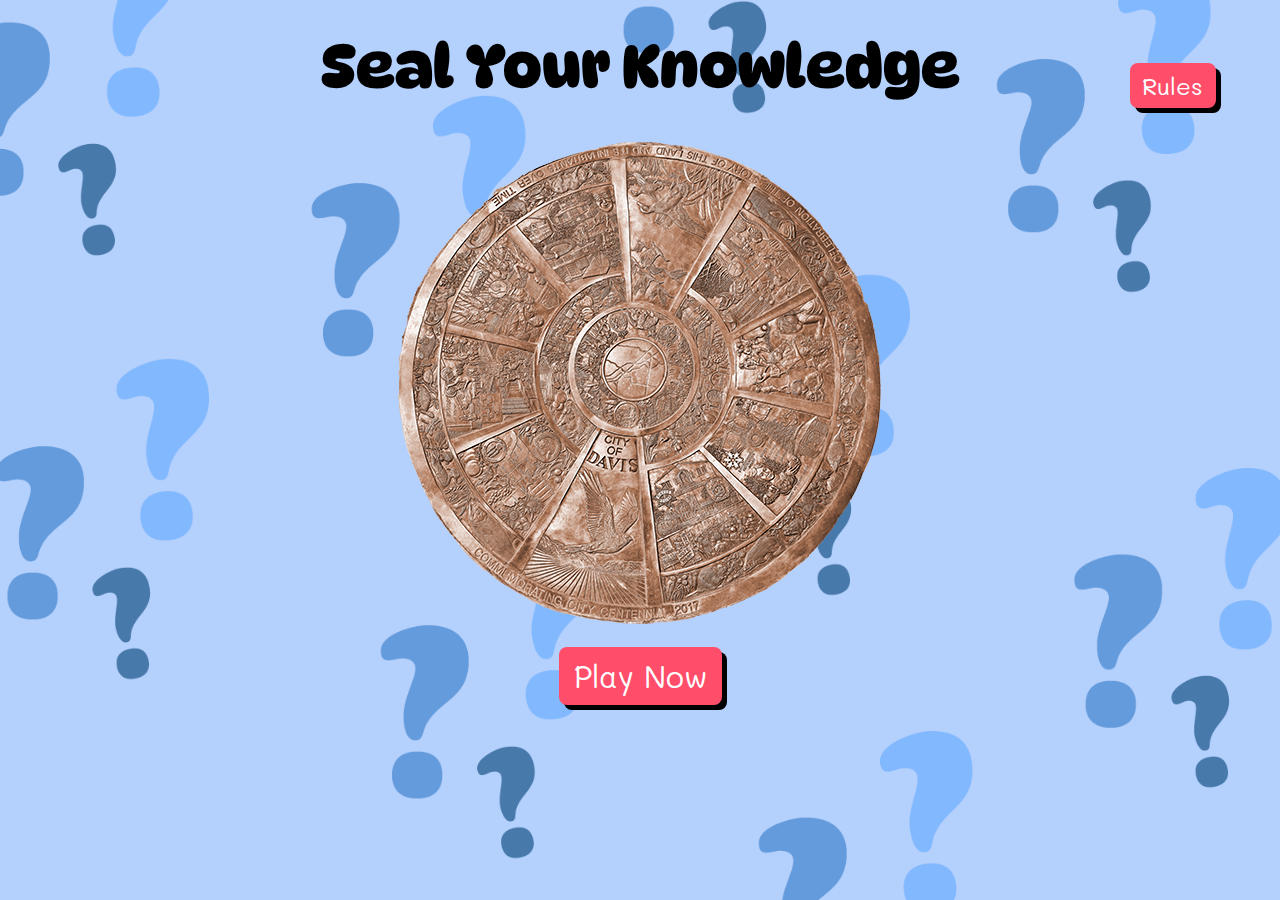
<file: index.html>
<!DOCTYPE html>
<html lang="en">
<head>
    <meta charset="UTF-8">
    <meta http-equiv="X-UA-Compatible" content="IE=edge">
    <meta name="viewport" content="width=device-width, initial-scale=1.0">
    
    <!-- font -->
    <link rel="preconnect" href="https://fonts.googleapis.com">
    <link rel="preconnect" href="https://fonts.gstatic.com" crossorigin>
    <link href="https://fonts.googleapis.com/css2?family=DynaPuff:wght@400;600&family=Mali:wght@300;400;500;700&display=swap" rel="stylesheet">

    <!-- icons from font awesome-->
    <link rel="stylesheet" href="https://cdnjs.cloudflare.com/ajax/libs/font-awesome/6.0.0-beta3/css/all.min.css">
   
    <!-- stylesheet -->
    <link href="styles.css" rel="stylesheet">
    <link href="begingame.css" rel="stylesheet">

    <!-- javascript file -->
    <script src="script.js" defer></script>
    
    <title>Seal Your Knowledge!</title>
</head>

<body>
<!-- — — — — — — — — — — — — — OVERLAY BEGIN — — — — — — — — — — — — — -->
<!-- change OVERLAY to FULL PAGE -->
    <section id="rules" class="hidden">
        <section id="rulesContent">
            <h2>Here are the rules for Seal Your Knowledge!</h2>
            <p>The first team to return to the base wins the game!</p>
            <h4>Basic Rules of the Game</h4>
            <ol>
                <li>Select a topic for pre-made question set</li>
                <li>Generate 4 team names (make sure to have all four teams generated!)</li>
                <li>Roll the dice to generate numbers between 1-6</li>
                <li>Solve the question displayed at the center of the game board</li>
                <li>If you answer correctly, the movers will move as the number you rolled. However, if the question is incorrect then the movers will not move forward.</li>
            </ol>

            <h4>General Rules!</h4>
            <ol>
                <li>Raise your hand before shouting the answer!</li>
                <li>Be understanding even if your team member gets the question wrong</li>
                <li>This is a team play! Make sure to talk with your teammates first before answering the question</li>
            </ol>
            <button class="closeRule">close</button>
        </section>
    </section>

<!-- — — — — — — — — — — — — — OVERLAY END — — — — — — — — — — — — — -->

<!-- — — — — — — — — — — — — — landing page html BEGIN — — — — — — — — — — — — — -->
    <section class="home">

        <section id="ruleSection">
            <button class="ruleBtn">Rules</button>
        </section>
        <section id="centerContent">
            <h1>Seal Your Knowledge</h1>
            <img src="images/seal.png" alt="centennial seal image">
        </section>
        <button id="playNow">Play Now</button>
        
    </section>
<!-- — — — — — — — — — — — — — landing page html END — — — — — — — — — — — — — -->

<!-- — — — — — — — — — — — — — select team names BEGIN — — — — — — — — — — — — — — -->
    <section class="teamSelect sectionStyle hidden">
        <i id="backBegin" class="fa-solid fa-arrow-left"></i>
        <section id="fillNames">
            <h1>Let's see who's playing!</h1>

            <form id="groupBtn">
                <h3>Enter Your Team Names</h3>
                <section id="formOne">
                    <label>Team 1:</label>
                    <input type="text" class="teamname" placeholder="   team 1" required>
                    <section class="color-square square-1"></section>
                </section>
                <section id="formTwo">
                    <label>Team 2:</label>
                    <input type="text" class="teamname" placeholder="   team 2" required>
                    <section class="color-square square-2"></section>
                </section>
                <section id="formThree">
                    <label>Team 3:</label>
                    <input type="text" class="teamname" placeholder="   team 3" required>
                    <section class="color-square square-3"></section>
                </section>
                <section id="formFour">
                    <label>Team 4:</label>
                    <input type="text" class="teamname" placeholder="   team 4" required>
                    <section class="color-square square-4"></section>
                </section>
            </form>
            <input type="submit" id="startBtn" value="Start Game">
        </section>

        <section id="teamname-warning-container">
            <section id="teamname-warning">
                Please enter all 4 teamnames to begin
                <button id="closeWarning">Got It</button>
            </section>
        </section>

    </section>

<!-- — — — — — — — — — — — — — select team names END — — — — — — — — — — — — — — — — -->


</body>
</html>
</file>
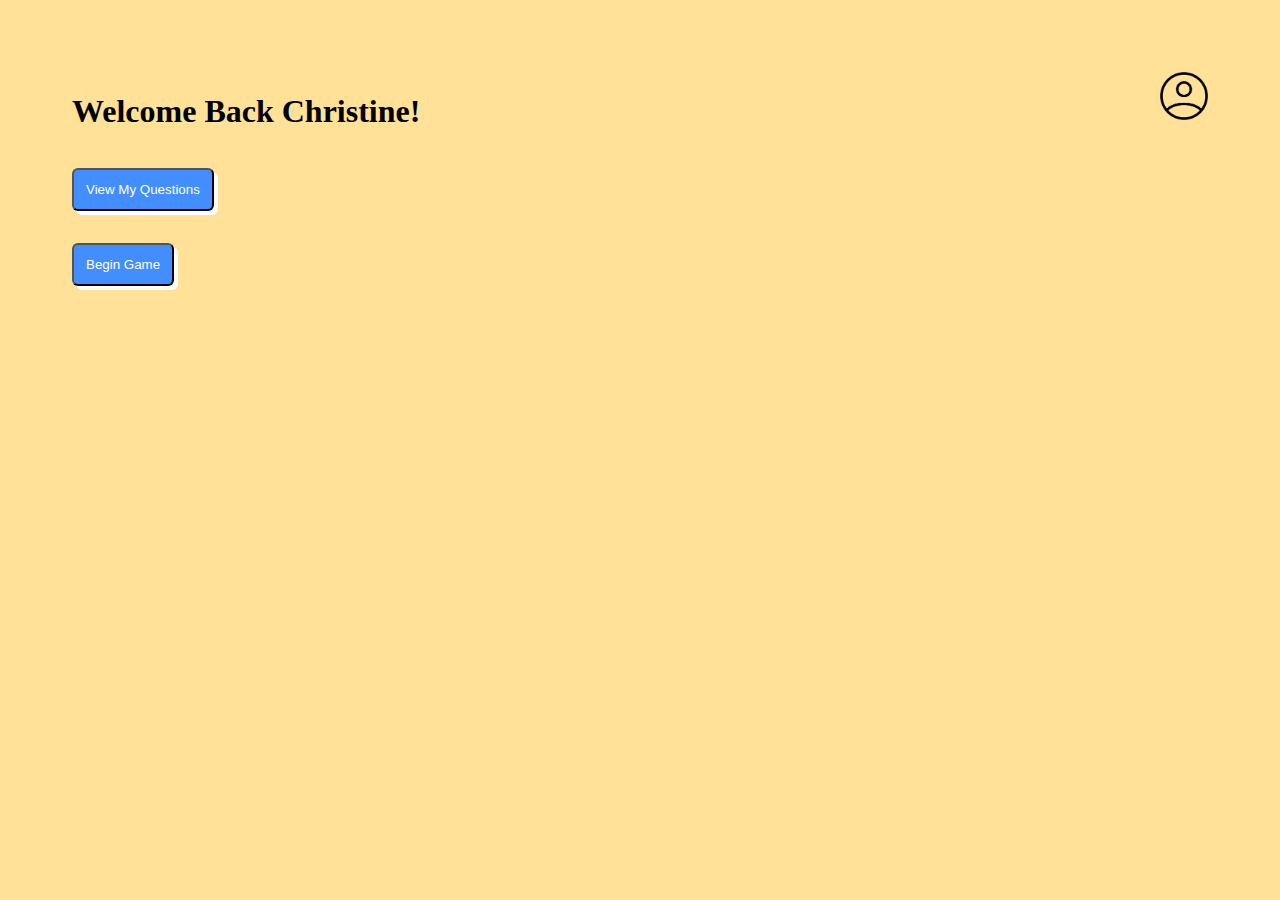
<file: welcome-back/index.html>
<!DOCTYPE html>
<html lang="en">
<head>
    <meta charset="UTF-8">
    <meta http-equiv="X-UA-Compatible" content="IE=edge">
    <meta name="viewport" content="width=device-width, initial-scale=1.0">
    <title>Welcome</title>
    <link href="styles.css" rel="stylesheet" >
</head>
<body>
    <div class="container">
        <h1>Welcome Back Christine!</h1>
        <img src="./profile.png"/>
        <div class="button-container">
            <button class="shadow-button">View My Questions</button>
            <button class="shadow-button">Begin Game</button>
        </div>    
    </div>
</body>
</html>
</file>
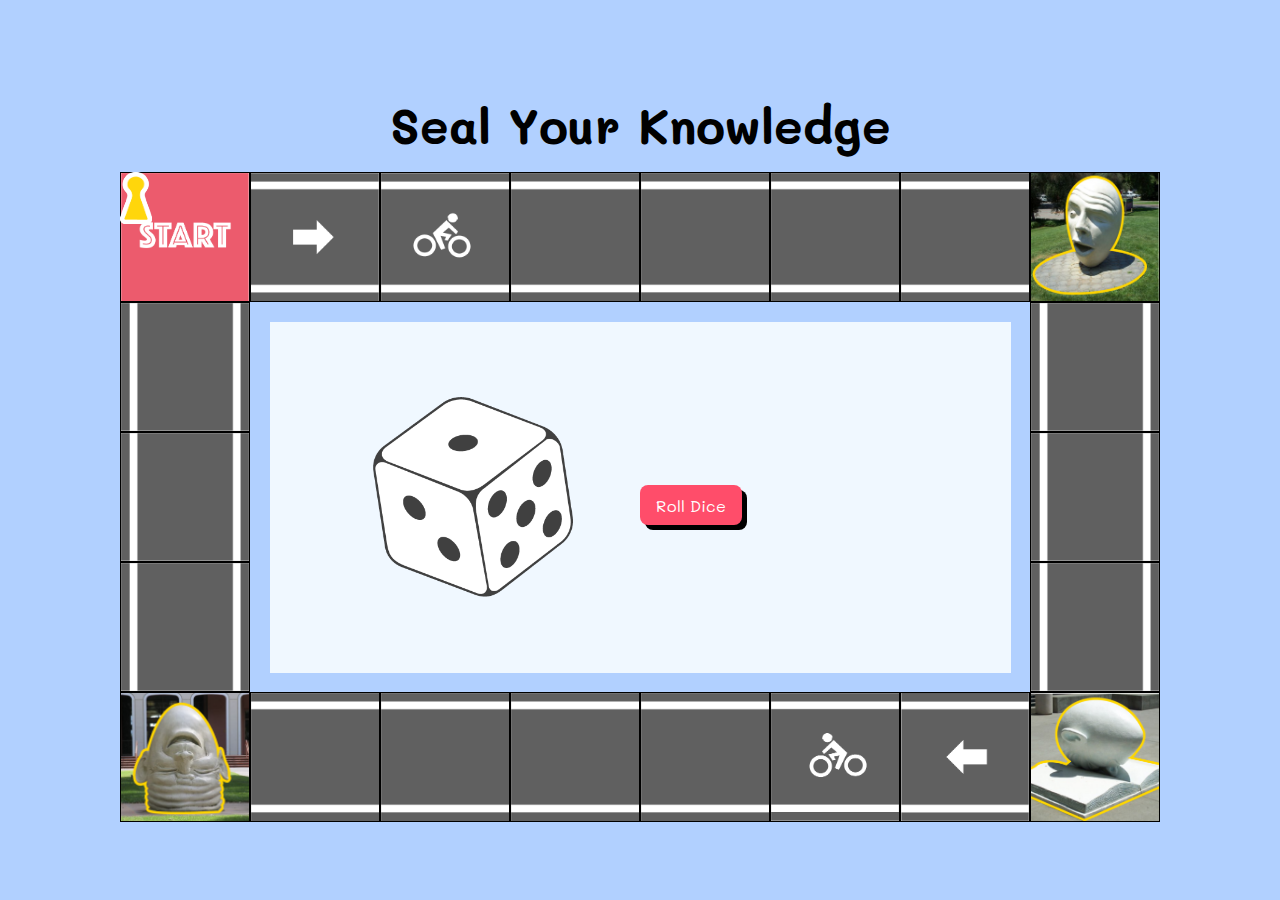
<file: board/board.html>
<!DOCTYPE html>
<html lang="en">
<head>
    <meta charset="UTF-8">
    <meta http-equiv="X-UA-Compatible" content="IE=edge">
    <meta name="viewport" content="width=device-width, initial-scale=1.0">
    
    <!-- font -->
    <link rel="preconnect" href="https://fonts.googleapis.com">
    <link rel="preconnect" href="https://fonts.gstatic.com" crossorigin>
    <link href="https://fonts.googleapis.com/css2?family=Gluten:wght@300;400;700&family=Mali:wght@300;500;700&display=swap" rel="stylesheet">


    <!-- icons from font awesome-->
    <link rel="stylesheet" href="https://cdnjs.cloudflare.com/ajax/libs/font-awesome/6.0.0-beta3/css/all.min.css">
   
    <!-- stylesheet -->
    <link href="./board.css" rel="stylesheet">
    <script src="./board.js" defer></script>

    <title>Seal Your Knowledge!</title>
</head>

<body>
    <section class="game-container">
        <h1>Seal Your Knowledge</h1>
        <section class="board-container ">
            <img class="mover-img" src="../images/mover1.png" alt="mover-img">
            <img class="mover-img" src="../images/mover2.png" alt="mover-img">
            <img class="mover-img" src="../images/mover3.png" alt="mover-img">
            <img class="mover-img" src="../images/mover4.png" alt="mover-img">

            <!-- First Row -->
            <section id="upper-row" class="row"></section>

            <!-- Middle Rows-->
            <section class="middle-container">
                <!-- First Column -->
                <section id="left-column" class="column"></section>

                <!-- Middle Display Area -->
                <section class="middle-area">
                    <section class="play-container">

                        <section class="dice-container">
                            <section class="dice-img-container">
                                <img class="dice-img" src="../images/dice.png" alt="dice-img" width="200" height="200">
                            </section>
                            <section class="roll-container">
                                <p class="turn-display"></p>
                                <button id="rollBtn">Roll Dice</button>
                            </section>
                            
                            
                        </section>
                        <section class="question-container hidden">

                        </section>
                        <section class="status-container hidden">
                            <section class="status-header">
                                <h2 class="status-header-text"></h2>
                            </section>
                            <section class="answer-container">
                                <h2 class="answer-alert"></h2>
                                <p class="answer-display"> <span class="answer-result"></span></p>
                                <button id="nextTeamBtn">Next Team</button>
                            </section>
                        </section>
                    </section>
                </section>

                <!-- Last Column -->
                <section id="right-column" class="column"></section>
            </section>

            <!-- Last Row -->
            <section id="lower-row" class="row"></section>
        </section>

        <!-- RESULTS PAGE -->
        <section class="final-result hidden">
            <h3>Congratulations! <br> Team <em><span class="team-winner"></span></em> won the game!</h3>
            <a id="returnHome" href="../index.html">Return Home</a>
        </section>
    </section>

</body>
</html>
</file>
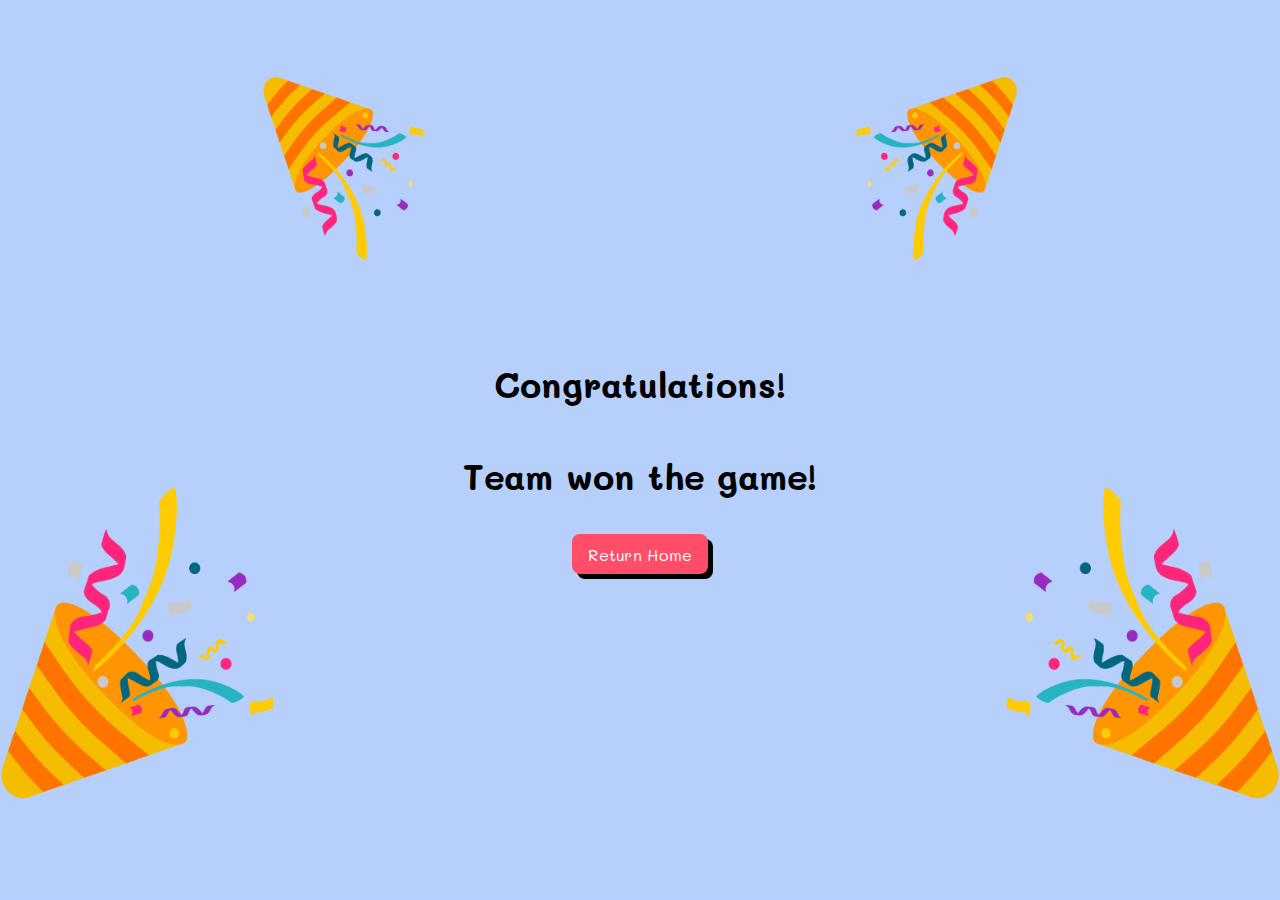
<file: board/test.html>
<!DOCTYPE html>
<html lang="en">
    <head>
        <meta charset="UTF-8">
        <meta http-equiv="X-UA-Compatible" content="IE=edge">
        <meta name="viewport" content="width=device-width, initial-scale=1.0">
        
        <!-- font -->
        <link rel="preconnect" href="https://fonts.googleapis.com">
        <link rel="preconnect" href="https://fonts.gstatic.com" crossorigin>
        <link href="https://fonts.googleapis.com/css2?family=Gluten:wght@300;400;700&family=Mali:wght@300;500;700&display=swap" rel="stylesheet">
    
    
        <!-- icons from font awesome-->
        <link rel="stylesheet" href="https://cdnjs.cloudflare.com/ajax/libs/font-awesome/6.0.0-beta3/css/all.min.css">
       
        <!-- stylesheet -->
        <link href="./board.css" rel="stylesheet">
        <script src="./board.js" defer></script>
    
        <title>Seal Your Knowledge!</title>
    </head>
<body>
    <section class="final-result">
        <h3>Congratulations! <br><br> Team <em><span class="team-winner"></span></em> won the game!</h3>
        <a id="returnHome" href="../index.html">Return Home</a>
    </section>
</body>
</html>
</file>
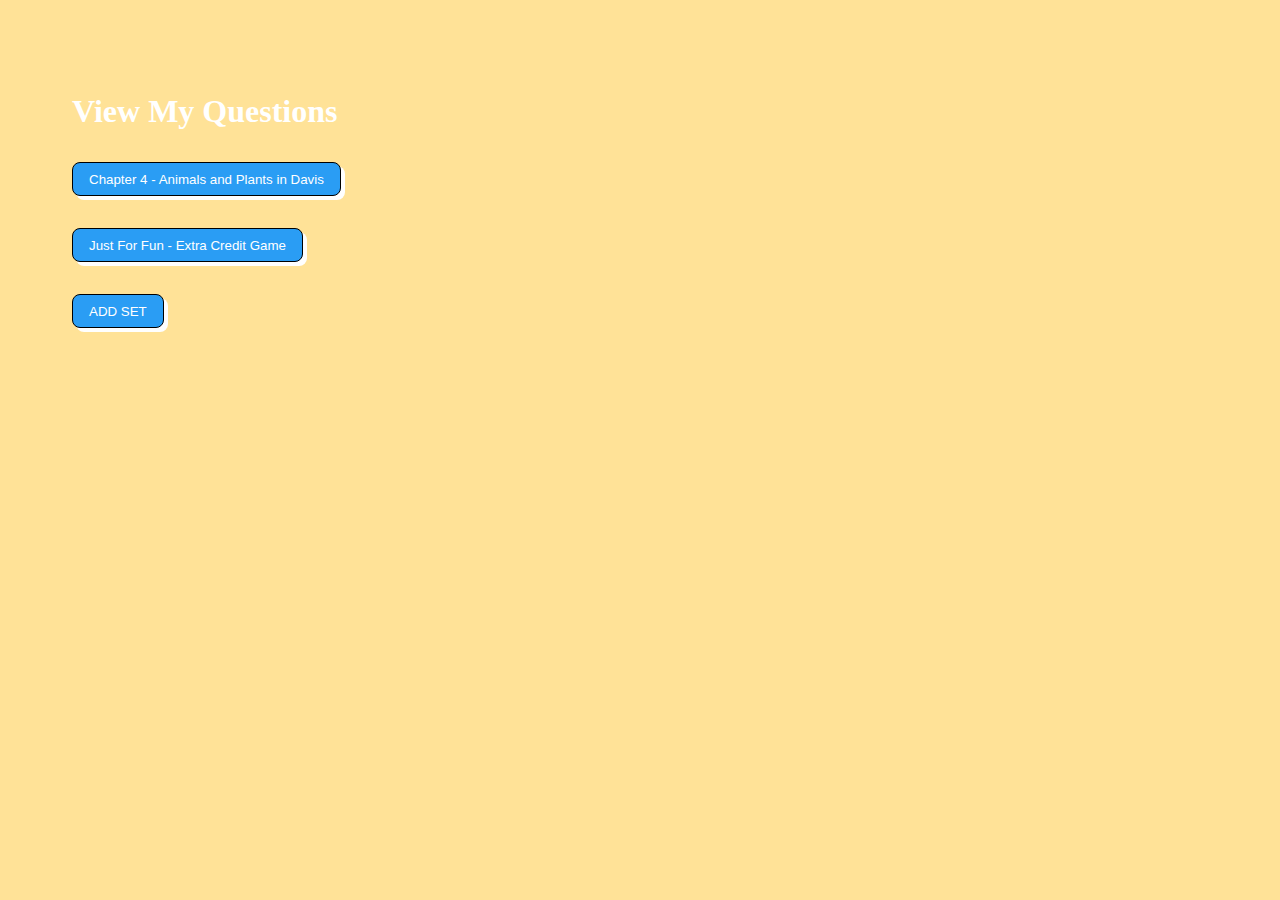
<file: questions/view.html>
<!DOCTYPE html>
<html lang="en">
<head>
    <meta charset="UTF-8">
    <meta http-equiv="X-UA-Compatible" content="IE=edge">
    <meta name="viewport" content="width=device-width, initial-scale=1.0">
    <title>Welcome</title>
    <link href="styles.css" rel="stylesheet" >
</head>
<body>
    <div class="container">
        <h1>View My Questions</h1>
        <div class="button-container">
            <button class="shadow-button">Chapter 4 - Animals and Plants in Davis</button>
            <button class="shadow-button">Just For Fun - Extra Credit Game</button>
            <button class="shadow-button">ADD SET</button>
        </div>    
    </div>
</body>
</html>
</file>
<file: styles.css>
/*  universal CSS*/
* {
    font-family: 'Mali', cursive;
}

html {
    background-color: #B1D0FF;
}

h1, h2 {
    font-family: 'DynaPuff', cursive;
}

h1 {
    font-weight: 800;
    font-size: 60px;
    margin: 0.5em;
}

h2 {
    margin: 1.5em 1em 0.3em 0;
    font-size: 3rem;
}

body {
    height: 100vh;
    width: 100vw;
    margin: 0;
}

/* cursor pointer */
button:hover,  #startBtn:hover {
    cursor: pointer;
}

/* home CSS */
.home {
    justify-content: center;
    background-image: url('images/q_background.png');
    background-repeat: no-repeat;
    background-size:cover;
    height: 100%;
    width: 100%;
}

#centerContent {
    display: flex;
    flex-direction: column;
    align-items: center;
    margin: auto;
}

button#playNow {
    display: flex;
    justify-content: center;
    margin: 0.5em auto auto auto;
    padding: 0.3em 0.5em;
    background-color: rgb(255, 77, 106);
    color: white;
    border: none;
    border-radius: 8px;
    box-shadow: black 5px 5px;
    font-size: 30px;
}

.teamSelect h1 {
    margin: 0;
}

.teamSelect {
    justify-content: center;
    background-image: url('images/e_background.png');
    background-repeat: no-repeat;
    background-size:cover;
    height: 100%;
    width: 100%;
}

#fillNames {
    margin: 0 5em 5em 5em;
}

/* all sections style */
.fa-arrow-left {
    font-size: 40px;
    margin: 1em 1em;
}

.fa-arrow-left:hover {
    cursor: pointer;
}
/* all section style END */

.hidden {
    display: none;
}

#overlay {
    position: absolute;
    background-color: white;
    padding: 2em;
    top: 0;
    left: 0;
    width: 50vw;
    height: 50vh;
    transform: translate(40%, 30%);
    border-radius: 30px;
    border: rgb(255, 234, 47) 10px solid;
}

#rules {
    position: absolute;
    display: none;
    background-color: rgb(255, 237, 207);
    top: 0;
    left: 0;
    width: 100%;
    height: 100%;
    z-index: 5;
}

#rulesContent {
    box-sizing: border-box;
    display: flex;
    flex-direction: column;
    margin: auto;
    width: 80%;
}

#rulesContent h1 {
    margin: 0.5em 0 0 0;
}

#rulesContent h4 {
    margin: 0;
    font-size: 2rem;
}

#rulesContent ol li {
    font-size: 1.5rem;
    line-height: 1.5em;
}

#rulesContent p {
    margin: 0 0 1em 0;
    font-size: 1.5rem;
    color: red;
}

#rulesContent button {
    width: 10%;
}


button.ruleBtn {
    position: absolute;
    right: 5%;
    top: 7%;
    padding: 0.3em 0.5em;
    background-color: rgb(255, 77, 106);
    color: white;
    border: none;
    border-radius: 8px;
    box-shadow: black 5px 5px;
    font-size: 1.5rem;
}

.ruleBtn:hover, .closeRule:hover, #playNow:hover {
    cursor: pointer;
    background-color: white;
    color:  rgb(255, 77, 106);
}

.closeRule {
    margin: 0 auto;
    padding: 0.3em 0.5em;
    background-color: rgb(255, 77, 106);
    color: white;
    border: none;
    border-radius: 8px;
    box-shadow: black 5px 5px;
    font-size: 1.5rem;
}

#fillNames {
    text-align: center;
}

#groupBtn > section {
    display: flex;
    margin: 0.75rem 0;
}

#groupBtn {
    background-color: rgba(255, 255, 255, 0.8);
    margin: 2em auto auto auto;
    padding: 0 0 1em 0;
    width: 35%;
    border-radius: 15px;
}

#groupBtn label {
    width: 5rem;
}

form#groupBtn {
    display: flex;
    flex-direction: column;
    align-items: center;
}


input#startBtn {
    margin: 2em auto auto auto;
    padding: 0.5em 1em;
    max-width: 30%;
    background-color: rgb(255, 77, 106);
    border: none;
    border-radius: 15px;
    box-shadow: black 5px 5px;
    font-size: 20px;
    color: white;
}

input#startBtn:hover {
    margin: 2em auto auto auto;
    padding: 0.5em 1em;
    max-width: 30%;
    background-color:  white;
    border: none;
    border-radius: 15px;
    box-shadow: black 5px 5px;
    font-size: 20px;
    color:  rgb(255, 77, 106);
}

input.teamname {
    border-radius: 5px;
    border: none;
    box-shadow: 0 0 3px 2px rgba(0, 0, 0, 0.157);
    padding-left: 0.75rem;
}

#teamname-warning-container {
    display: none;
    position: fixed;
    z-index: 100;
    left: 0;
    padding-top: 25vh;
    top: 0;
    width: 100%;
    height: 100%;
    overflow: auto;
    background-color: rgba(0, 0, 0, 0.5);
}

#teamname-warning {
    position: relative;
    display: flex;
    flex-direction: column;
    justify-content: center;
    align-items: center;
    opacity: 1;
    color: rgb(255, 77, 106);
    font-weight: bold;
    font-size: 2em;
    background-color: rgb(255, 237, 207);
    margin: auto;
    padding: 1rem 2rem;
    border-radius: 15px;
    width: 20em;
    height: 5em;
}

#closeWarning {
    margin: 1.5rem 1rem 0 1rem;
    padding: 0.3em 0.5em;
    background-color: rgb(255, 77, 106);
    color: white;
    border: none;
    border-radius: 8px;
    box-shadow: black 5px 5px;
    font-size: 1.3rem;
}

#closeWarning:hover {
    background-color:  white;
    color:  rgb(255, 77, 106);
}

.color-square {
    border-radius: 5px;
    height: 1.5rem;
    width: 1.5rem;
    margin-left: 0.25rem;
}

.square-1 {
    background-color: black;
}

.square-2 {
    background-color: #0004c2;
}

.square-3 {
    background-color: #ff2222;
}

.square-4 {
    background-color: #ffd40b;
}
</file>
<file: begingame.css>
.whiteBtn {
    margin: 0.5em;
    padding: 0.5em 1em;
    text-align: left;
    max-width: 30%;
    background-color: white;
    border: none;
    border-radius: 15px;
    box-shadow: black 5px 5px;
    font-size: 20px;
}

.whiteBtn:hover {
    background-color: #438EFF;
    color: white;
}

#selectTopic {
    display: flex;
    flex-direction: column;
    justify-content: flex-start;
}

#selectTopic label {
    padding: 0.2em;
    margin: 0.5em 0;
}

#selectTopic label input {
    border: none;
    border-bottom: black 2px solid;
    background-color: #B1D0FF;
    font-size: 18px;
}

#startBtn {
    display: flex;
    justify-content: space-around;
}

#startBtn button {
    margin: 0.5em;
    padding: 0.5em 1em;
    max-width: 30%;
    background-color: rgb(255, 113, 113);
    border: none;
    border-radius: 15px;
    box-shadow: black 5px 5px;
    font-size: 20px;
}

#startBtn button:hover{
    margin: 0.5em;
    padding: 0.5em 1em;
    max-width: 30%;
    background-color: white;
    border: none;
    border-radius: 15px;
    box-shadow: black 5px 5px;
    font-size: 20px;
}

#startBtn button a {
    text-decoration: none;
    color: black;
}
</file>
<file: welcome-back/styles.css>
body {
    background-color: #FFE297;
}

.container {
    padding: 4rem;
    position: relative;
}

.button-container {
    display: flex;
    flex-direction: column;
}

.shadow-button {
    color: white;
    cursor: pointer;
    background-color: #438EFF;
    padding: 0.75rem;
    width: fit-content;
    margin: 1rem 0;
    border-radius: 6px;
    box-shadow: 0.25rem 0.25rem 0 white;
}

img {
    position: absolute;
    height: 3rem;
    width: 3rem;
    top: 4rem;
    right: 4rem;
}
</file>
<file: board/board.css>
/*  universal CSS*/
* {
    font-family: 'Mali', cursive;
}

html {
    background-color: #B1D0FF;
    max-height: 100vh;
}

h1, h2 {
    font-family: 'Mali', cursive;
}

h1 {
    font-size: 3rem;
    margin: 1rem;
}

body {
    display: flex;
    justify-content: center;
    align-items: center;
    height: 100vh;
    width: 100vw;
    margin: 0;
}

.game-container {
    display: flex;
    flex-direction: column;
    justify-content: center;
    align-items: center;
    margin: 0 3em;
    width: 100%;
    height: 100%;
}

/* 5 rows x 8 columns */
#board-container {
    width: fit-content;
}

.row {
    display: flex;
}

#lower-row {
    flex-direction: row-reverse;
}

#left-column {
    display: flex;
    flex-direction: column-reverse;
}

.middle-container {
    display: flex;
    width: 100%;
}

.middle-area {
    width: 100%;
    display: flex;
    justify-content: center;
    align-items: center;
}

.cell {
    background-color: white;
    border: solid black 1px;
    height: 8rem;
    width: 8rem;
}

.play-container, .dice-container, .question-container {
    background-color: aliceblue;
}

.play-container {
    border-radius: 1rem;
    height: 90%;
    width: 95%;
}

.dice-container {
    width: 100%;
    height: 100%;
    display: flex;
    justify-content: center;
    align-items: center;
}

.dice-container > section {
    width: 45%;
}

.dice-img-container {
    display: flex;
    justify-content: center;
    align-items: center;
}

.question-container {
    width: 100%;
    height: 100%;
    display: flex;
    justify-content: center;
    align-items: center;
}

.roll-result-container {
    width: 35%;
    display: flex;
    flex-direction: column;
    text-align: center;
}

.question-display {
    /* margin: 0 2rem; */
    display: flex;
    flex-direction: column;
    width: 60%;
}

.question-display button {
    margin: auto auto auto 0;
}

.question-item {
    margin-bottom: 1.25rem;
}

.answer-item {
    margin-bottom: 0.75rem;
}
/* 
.question-container section {
    display: flex;
    flex-direction: column;
} */

.turn-display {
    font-size: 1rem;
}

.status-container {
    width: 100%;
    height: 100%;
    display: flex;
    flex-direction: column;
    justify-content: center;
    align-items: center;
}

.status-header {
    display: flex;
    justify-content: center;
    align-items: center;
}

h2.status-header-text {
    font-weight: bold;
    font-size: 30px;
}

.answer-container {
    border-radius: 10px;
    background-color: #494949;
    height: 50%;
    display: flex;
    flex-direction: column;
    justify-content: center;
    align-items: center;
    text-align: center;
    color: white;
}

button#nextTeamBtn {
    margin-bottom: 3em;
}

.status-container > section {
    width: 80%;
}

.answer-display {
    font-size: 1.5rem;
}

button {
    padding: 0.6rem 1rem;
    background-color: rgb(255, 77, 106);
    color: white;
    border: none;
    border-radius: 8px;
    box-shadow: black 5px 5px;
    font-size: 1rem;
    cursor: pointer;
}

.mover-img {
    position: absolute;
    width: 2rem;
    transition: all 0.3s ease-in-out;
    animation-duration: 2s;
}

/* CSS for first cell */
.cell-1 {
    background-image: url("../images/start.png");
    background-position: center;
	background-repeat: no-repeat;
	background-size: 8rem;
}

.cell-2 {
    background-image: url("../images/arrow_ln.png");
    background-position: center;
	background-repeat: no-repeat;
	background-size: 8rem;
}

.cell-3 {
    background-image: url("../images/bike_ln.png");
    background-position: center;
	background-repeat: no-repeat;
	background-size: 8rem;
}

.cell-4, .cell-5, .cell-6, .cell-7 {
    background-image: url("../images/plain_ln.png");
    background-position: center;
	background-repeat: no-repeat;
	background-size: 8rem;
}

.cell-8 {
    background-image: url("../images/egg1.png") ;
    background-position: center;
	background-repeat: no-repeat;
	background-size: 8rem;
}

.cell-9, .cell-10, .cell-11 {
    background-image: url("../images/vertical_ln.png");
    background-position: center;
	background-repeat: no-repeat;
	background-size: 8rem;
}

.cell-12 {
    background-image: url("../images/egg2.png");
    background-position: center;
	background-repeat: no-repeat;
	background-size: 12rem;
}

.cell-13 {
    background-image: url("../images/arrow_left.png");
    background-position: center;
	background-repeat: no-repeat;
	background-size: 8rem;
}

.cell-14 {
    background-image: url("../images/bike_left.png") ;
    background-position: center;
	background-repeat: no-repeat;
	background-size: 8rem;
}

.cell-15, .cell-16, .cell-17, .cell-18 {
    background-image: url("../images/plain_ln.png");
    background-position: center;
	background-repeat: no-repeat;
	background-size: 8rem;
}

.cell-19 {
    background-image: url("../images/egg4.png") ;
    background-position: center;
	background-repeat: no-repeat;
	background-size: 12rem;
}

.cell-20, .cell-21, .cell-22 {
    background-image: url("../images/vertical_ln.png");
    background-position: center;
	background-repeat: no-repeat;
	background-size: 8rem;
}

.final-result {
    background-image: url("../images/congrats.png");
    background-size: cover;
    background-position: center;
    display: flex;
    flex-direction: column;
    justify-content: center;
    align-items: center;
    font-size: 30px;
    height: 100%;
    width: 100%;
}

.final-result h3 {
    text-align: center;
}

.hidden {
    display: none;
}

#returnHome {
    text-decoration: none;
    padding: 0.6rem 1rem;
    background-color: rgb(255, 77, 106);
    color: white;
    border: none;
    border-radius: 8px;
    box-shadow: black 5px 5px;
    font-size: 1rem;
    cursor: pointer;
}
</file>
<file: questions/styles.css>
body {
    background-color: #FFE297;
}

* {
    color: white;
}

.container {
    padding: 4rem;
    position: relative;
}

.shadow-button {
    cursor: pointer;
    background-color: #2a9df4;
    height: 2rem;
    padding: 1rem;
    border: 0.1rem solid black;
    border-radius: 8px;
    display: grid;
    place-content: center;
    box-shadow: 0.25rem 0.25rem 0 white;
    margin: 2rem 0;
}
</file>
